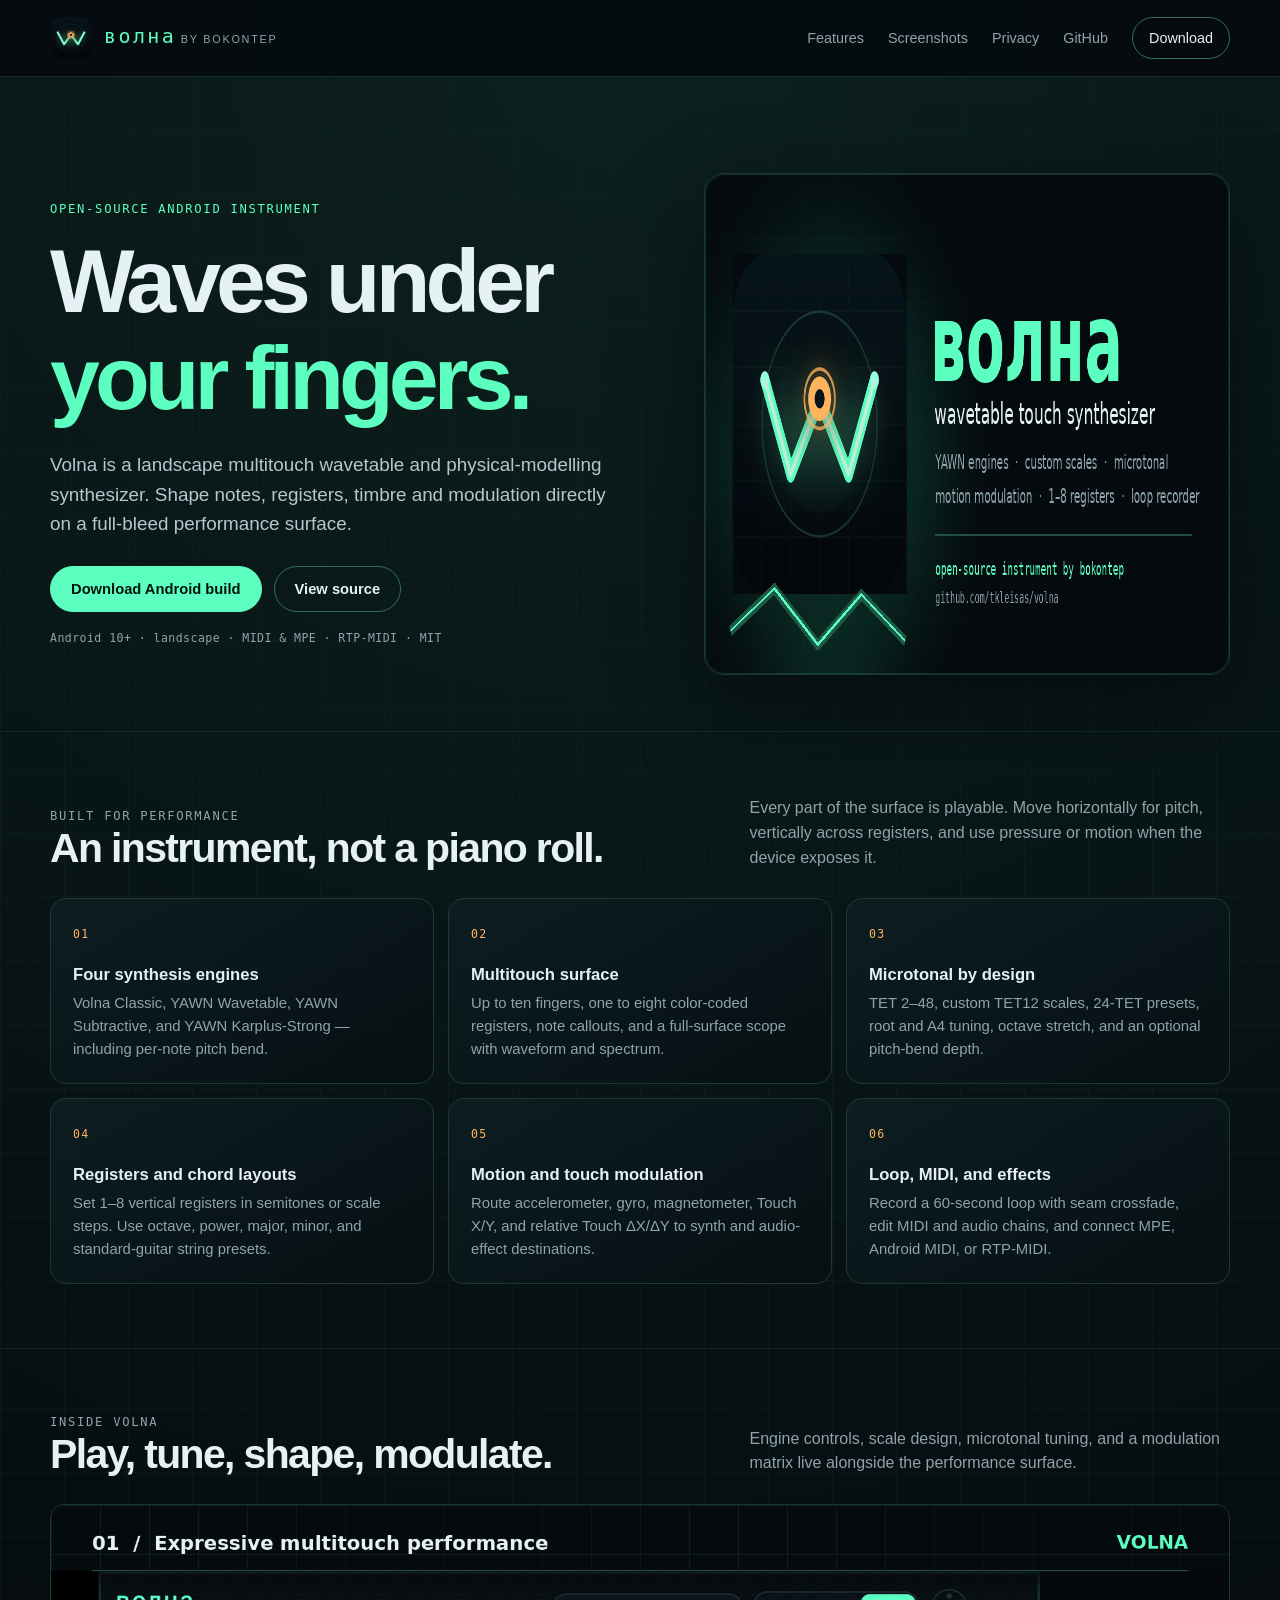
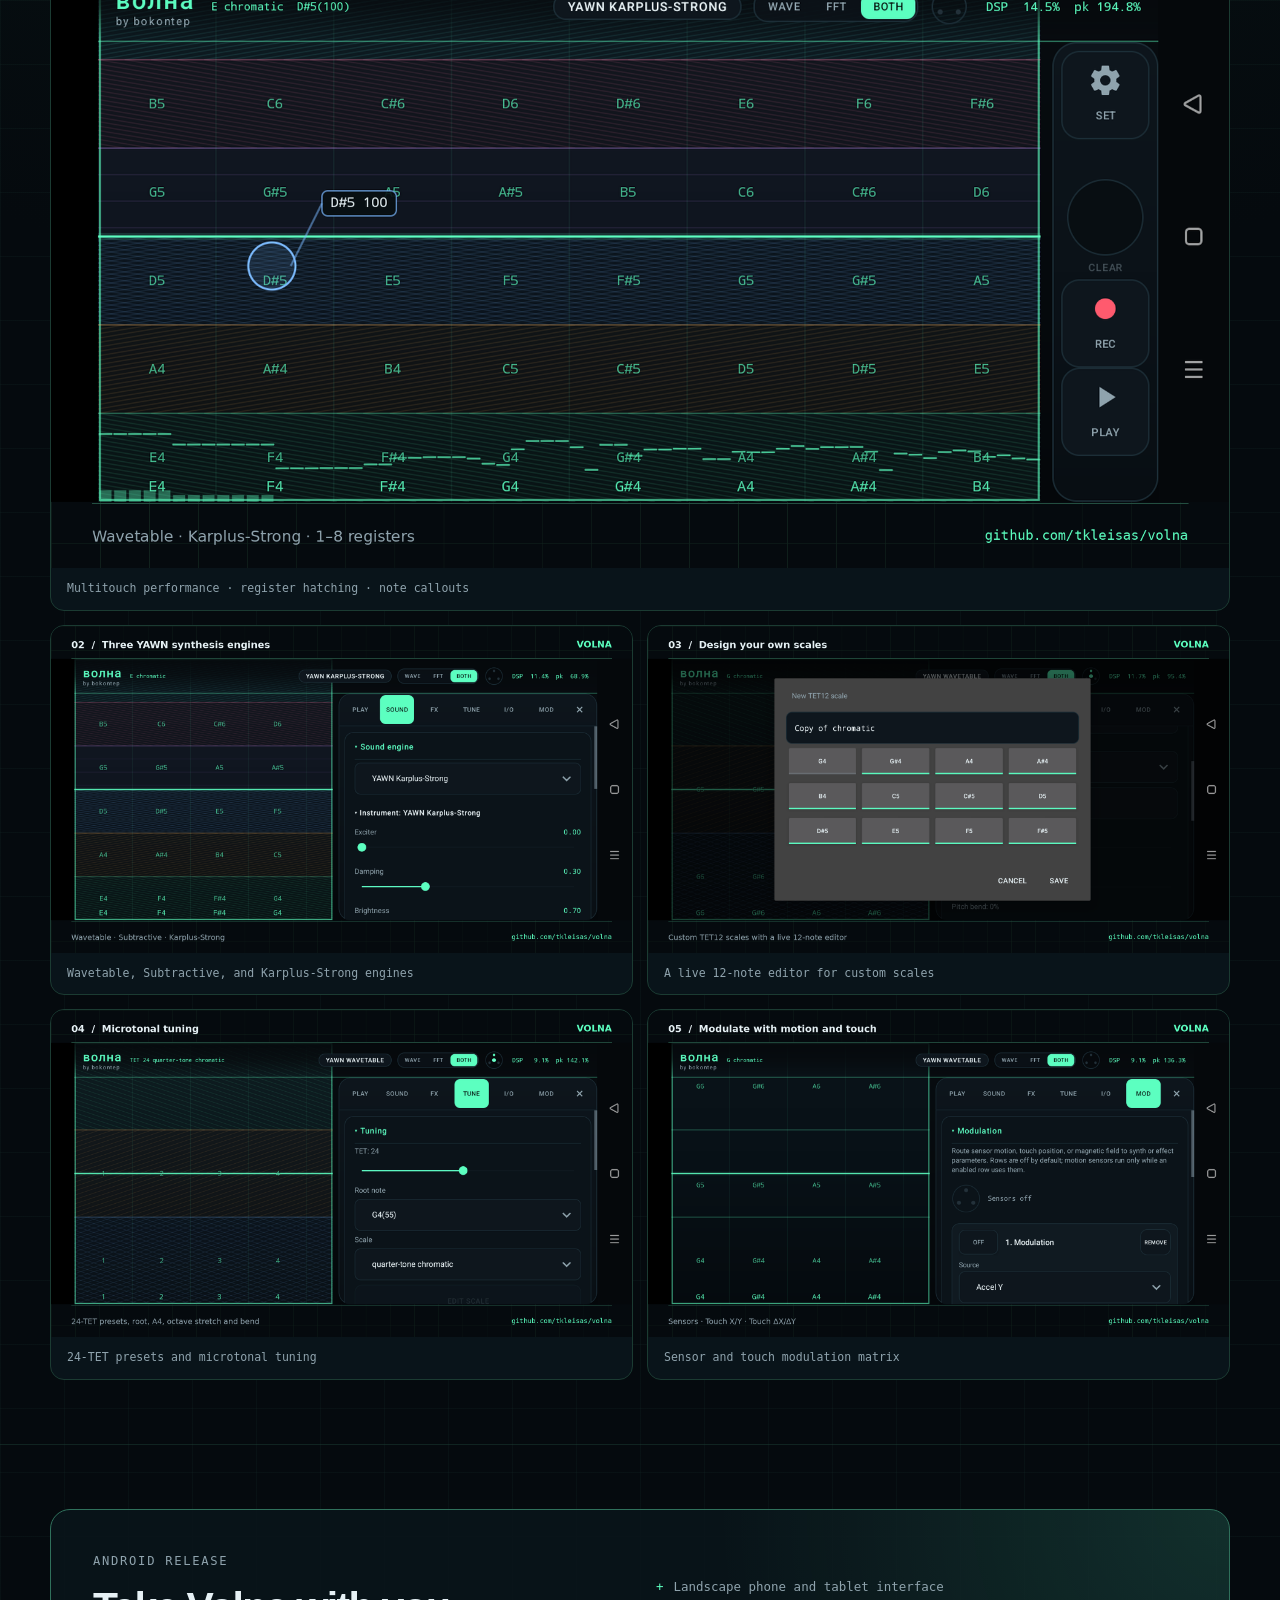
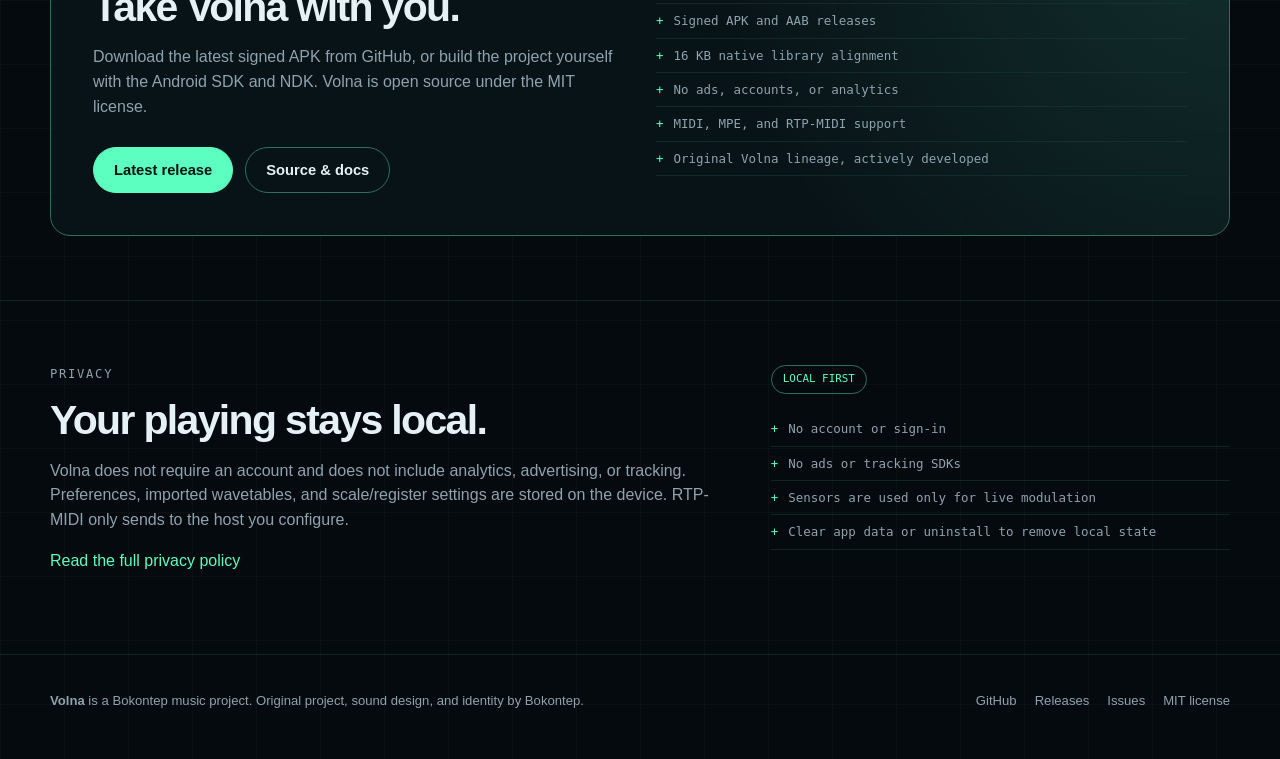
<file: docs/index.html>
<!doctype html>
<html lang="en">
<head>
  <meta charset="utf-8">
  <meta name="viewport" content="width=device-width, initial-scale=1">
  <title>Volna — wavetable touch synthesizer for Android</title>
  <meta name="description" content="Volna is a Bokontep music project: an open-source, multitouch wavetable and physical-modelling instrument for Android.">
  <meta name="theme-color" content="#050a0e">
  <meta property="og:title" content="Volna — wavetable touch synthesizer">
  <meta property="og:description" content="An expressive multitouch synth with YAWN engines, custom scales, 1–8 registers, motion modulation and a loop recorder.">
  <meta property="og:type" content="website">
  <meta property="og:image" content="https://tkleisas.github.io/volna/assets/feature-graphic.png">
  <meta name="twitter:card" content="summary_large_image">
  <link rel="icon" href="assets/icon.png">
  <link rel="stylesheet" href="styles.css">
</head>
<body>
  <header class="site-header">
    <div class="wrap nav">
      <a class="brand" href="./" aria-label="Volna home">
        <img src="assets/icon.png" alt="" width="42" height="42">
        <span>
          <span class="brand-word">волна</span>
          <span class="brand-by">by bokontep</span>
        </span>
      </a>
      <nav class="nav-links" aria-label="Main navigation">
        <a href="#features">Features</a>
        <a href="#screenshots">Screenshots</a>
        <a href="privacy.html">Privacy</a>
        <a href="https://github.com/tkleisas/volna">GitHub</a>
        <a class="nav-cta" href="https://github.com/tkleisas/volna/releases/latest">Download</a>
      </nav>
    </div>
  </header>

  <main>
    <section class="wrap hero">
      <div>
        <p class="eyebrow">Open-source Android instrument</p>
        <h1>Waves under<br><span>your fingers.</span></h1>
        <p class="lede">
          Volna is a landscape multitouch wavetable and physical-modelling
          synthesizer. Shape notes, registers, timbre and modulation directly
          on a full-bleed performance surface.
        </p>
        <div class="hero-actions">
          <a class="btn btn-primary" href="https://github.com/tkleisas/volna/releases/latest">Download Android build</a>
          <a class="btn" href="https://github.com/tkleisas/volna">View source</a>
        </div>
        <p class="meta">Android 10+ · landscape · MIDI &amp; MPE · RTP-MIDI · MIT</p>
      </div>
      <div class="hero-visual">
        <img src="assets/feature-graphic.png" alt="Volna neon wave icon and feature summary" width="1024" height="500">
      </div>
    </section>

    <section class="section" id="features">
      <div class="wrap">
        <div class="section-head">
          <div>
            <p class="eyebrow">Built for performance</p>
            <h2>An instrument, not a piano roll.</h2>
          </div>
          <p>
            Every part of the surface is playable. Move horizontally for pitch,
            vertically across registers, and use pressure or motion when the
            device exposes it.
          </p>
        </div>
        <div class="feature-grid">
          <article class="card">
            <span class="card-number">01</span>
            <h3>Four synthesis engines</h3>
            <p>Volna Classic, YAWN Wavetable, YAWN Subtractive, and YAWN Karplus-Strong — including per-note pitch bend.</p>
          </article>
          <article class="card">
            <span class="card-number">02</span>
            <h3>Multitouch surface</h3>
            <p>Up to ten fingers, one to eight color-coded registers, note callouts, and a full-surface scope with waveform and spectrum.</p>
          </article>
          <article class="card">
            <span class="card-number">03</span>
            <h3>Microtonal by design</h3>
            <p>TET 2–48, custom TET12 scales, 24-TET presets, root and A4 tuning, octave stretch, and an optional pitch-bend depth.</p>
          </article>
          <article class="card">
            <span class="card-number">04</span>
            <h3>Registers and chord layouts</h3>
            <p>Set 1–8 vertical registers in semitones or scale steps. Use octave, power, major, minor, and standard-guitar string presets.</p>
          </article>
          <article class="card">
            <span class="card-number">05</span>
            <h3>Motion and touch modulation</h3>
            <p>Route accelerometer, gyro, magnetometer, Touch X/Y, and relative Touch ΔX/ΔY to synth and audio-effect destinations.</p>
          </article>
          <article class="card">
            <span class="card-number">06</span>
            <h3>Loop, MIDI, and effects</h3>
            <p>Record a 60-second loop with seam crossfade, edit MIDI and audio chains, and connect MPE, Android MIDI, or RTP-MIDI.</p>
          </article>
        </div>
      </div>
    </section>

    <section class="section" id="screenshots">
      <div class="wrap">
        <div class="section-head">
          <div>
            <p class="eyebrow">Inside Volna</p>
            <h2>Play, tune, shape, modulate.</h2>
          </div>
          <p>Engine controls, scale design, microtonal tuning, and a modulation matrix live alongside the performance surface.</p>
        </div>
        <div class="gallery">
          <figure class="shot">
            <img loading="lazy" src="assets/screens/01-expressive-multitouch-performance.png" alt="Volna performance surface with a touch marker and register hatching" width="1920" height="1080">
            <figcaption>Multitouch performance · register hatching · note callouts</figcaption>
          </figure>
          <figure class="shot">
            <img loading="lazy" src="assets/screens/02-three-yawn-synthesis-engines.png" alt="YAWN Karplus-Strong engine controls" width="1920" height="1080">
            <figcaption>Wavetable, Subtractive, and Karplus-Strong engines</figcaption>
          </figure>
          <figure class="shot">
            <img loading="lazy" src="assets/screens/03-design-your-own-scales.png" alt="TET12 custom scale editor" width="1920" height="1080">
            <figcaption>A live 12-note editor for custom scales</figcaption>
          </figure>
          <figure class="shot">
            <img loading="lazy" src="assets/screens/04-microtonal-tuning.png" alt="24-TET microtonal scale selection" width="1920" height="1080">
            <figcaption>24-TET presets and microtonal tuning</figcaption>
          </figure>
          <figure class="shot">
            <img loading="lazy" src="assets/screens/05-modulate-with-motion-and-touch.png" alt="Volna modulation matrix with sensor and touch sources" width="1920" height="1080">
            <figcaption>Sensor and touch modulation matrix</figcaption>
          </figure>
        </div>
      </div>
    </section>

    <section class="section" id="download">
      <div class="wrap download">
        <div>
          <p class="eyebrow">Android release</p>
          <h2>Take Volna with you.</h2>
          <p>
            Download the latest signed APK from GitHub, or build the project
            yourself with the Android SDK and NDK. Volna is open source under
            the MIT license.
          </p>
          <div class="hero-actions">
            <a class="btn btn-primary" href="https://github.com/tkleisas/volna/releases/latest">Latest release</a>
            <a class="btn" href="https://github.com/tkleisas/volna">Source &amp; docs</a>
          </div>
        </div>
        <ul class="checks">
          <li>Landscape phone and tablet interface</li>
          <li>Signed APK and AAB releases</li>
          <li>16 KB native library alignment</li>
          <li>No ads, accounts, or analytics</li>
          <li>MIDI, MPE, and RTP-MIDI support</li>
          <li>Original Volna lineage, actively developed</li>
        </ul>
      </div>
    </section>

    <section class="section" id="privacy">
      <div class="wrap privacy">
        <div>
          <p class="eyebrow">Privacy</p>
          <h2>Your playing stays local.</h2>
          <p>
            Volna does not require an account and does not include analytics,
            advertising, or tracking. Preferences, imported wavetables, and
            scale/register settings are stored on the device. RTP-MIDI only
            sends to the host you configure.
          </p>
          <p><a href="privacy.html">Read the full privacy policy</a></p>
        </div>
        <div>
          <span class="pill">LOCAL FIRST</span>
          <ul class="checks">
            <li>No account or sign-in</li>
            <li>No ads or tracking SDKs</li>
            <li>Sensors are used only for live modulation</li>
            <li>Clear app data or uninstall to remove local state</li>
          </ul>
        </div>
      </div>
    </section>
  </main>

  <footer class="site-footer">
    <div class="wrap footer-row">
      <div>
        <strong>Volna</strong> is a Bokontep music project. Original project,
        sound design, and identity by Bokontep.
      </div>
      <div class="footer-links">
        <a href="https://github.com/tkleisas/volna">GitHub</a>
        <a href="https://github.com/tkleisas/volna/releases">Releases</a>
        <a href="https://github.com/tkleisas/volna/issues">Issues</a>
        <a href="https://github.com/tkleisas/volna/blob/master/LICENSE">MIT license</a>
      </div>
    </div>
  </footer>
</body>
</html>
</file>
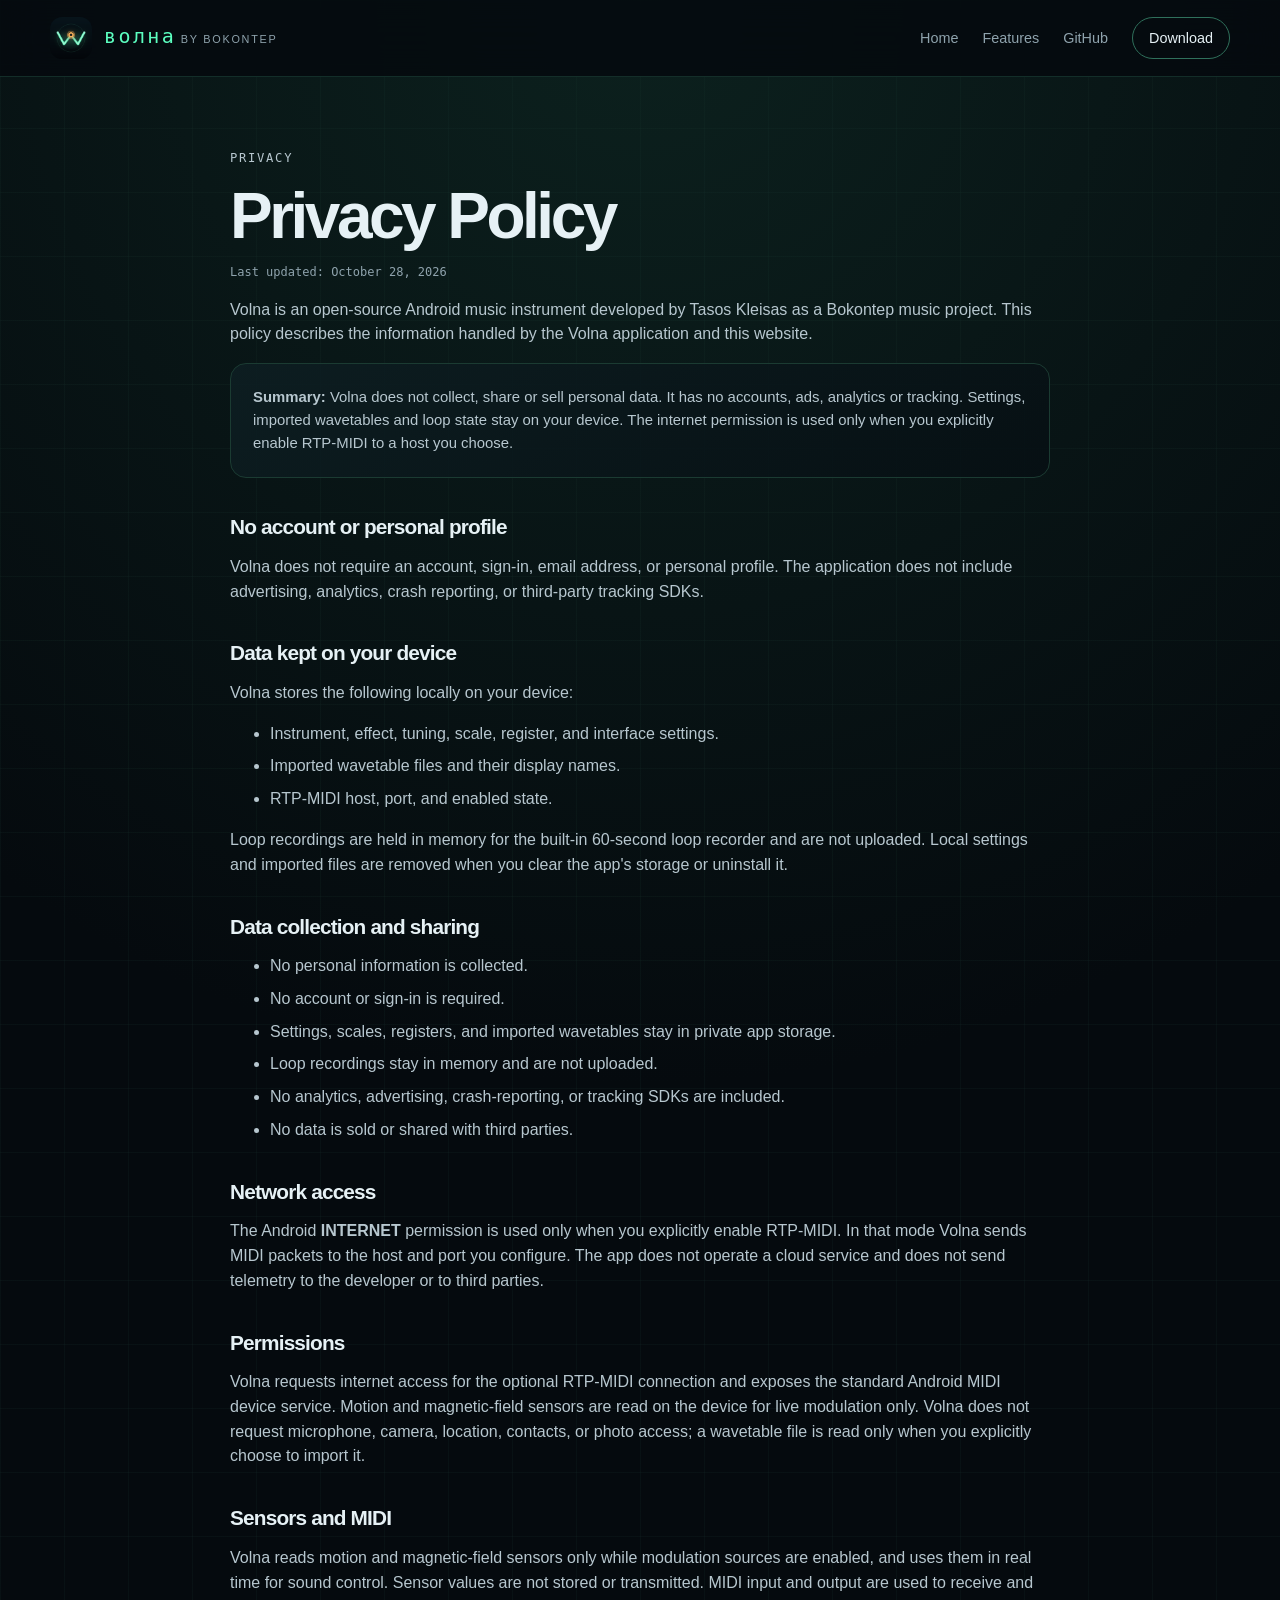
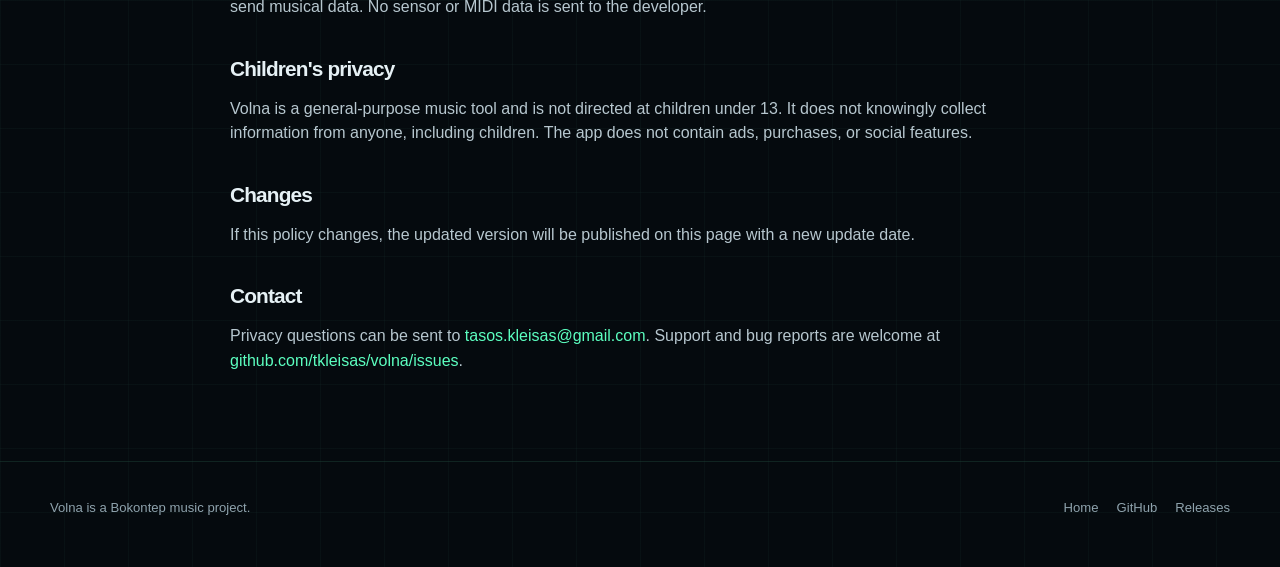
<file: docs/privacy.html>
<!doctype html>
<html lang="en">
<head>
  <meta charset="utf-8">
  <meta name="viewport" content="width=device-width, initial-scale=1">
  <title>Privacy Policy — Volna</title>
  <meta name="description" content="Volna privacy policy: local-first processing, no analytics, no ads, no account.">
  <meta name="theme-color" content="#050a0e">
  <link rel="icon" href="assets/icon.png">
  <link rel="stylesheet" href="styles.css">
</head>
<body>
  <header class="site-header">
    <div class="wrap nav">
      <a class="brand" href="./" aria-label="Volna home">
        <img src="assets/icon.png" alt="" width="42" height="42">
        <span>
          <span class="brand-word">волна</span>
          <span class="brand-by">by bokontep</span>
        </span>
      </a>
      <nav class="nav-links" aria-label="Main navigation">
        <a href="index.html">Home</a>
        <a href="index.html#features">Features</a>
        <a href="https://github.com/tkleisas/volna">GitHub</a>
        <a class="nav-cta" href="https://github.com/tkleisas/volna/releases/latest">Download</a>
      </nav>
    </div>
  </header>

  <main class="wrap legal">
    <p class="eyebrow">Privacy</p>
    <h1>Privacy Policy</h1>
    <p class="updated">Last updated: October 28, 2026</p>

    <p>
      Volna is an open-source Android music instrument developed by Tasos
      Kleisas as a Bokontep music project. This policy describes the information
      handled by the Volna application and this website.
    </p>

    <div class="card">
      <p><strong>Summary:</strong> Volna does not collect, share or sell
      personal data. It has no accounts, ads, analytics or tracking. Settings,
      imported wavetables and loop state stay on your device. The internet
      permission is used only when you explicitly enable RTP-MIDI to a host you
      choose.</p>
    </div>

    <h2>No account or personal profile</h2>
    <p>
      Volna does not require an account, sign-in, email address, or personal
      profile. The application does not include advertising, analytics, crash
      reporting, or third-party tracking SDKs.
    </p>

    <h2>Data kept on your device</h2>
    <p>Volna stores the following locally on your device:</p>
    <ul>
      <li>Instrument, effect, tuning, scale, register, and interface settings.</li>
      <li>Imported wavetable files and their display names.</li>
      <li>RTP-MIDI host, port, and enabled state.</li>
    </ul>
    <p>
      Loop recordings are held in memory for the built-in 60-second loop
      recorder and are not uploaded. Local settings and imported files are
      removed when you clear the app's storage or uninstall it.
    </p>

    <h2>Data collection and sharing</h2>
    <ul>
      <li>No personal information is collected.</li>
      <li>No account or sign-in is required.</li>
      <li>Settings, scales, registers, and imported wavetables stay in private app storage.</li>
      <li>Loop recordings stay in memory and are not uploaded.</li>
      <li>No analytics, advertising, crash-reporting, or tracking SDKs are included.</li>
      <li>No data is sold or shared with third parties.</li>
    </ul>

    <h2>Network access</h2>
    <p>
      The Android <strong>INTERNET</strong> permission is used only when you
      explicitly enable RTP-MIDI. In that mode Volna sends MIDI packets to the
      host and port you configure. The app does not operate a cloud service and
      does not send telemetry to the developer or to third parties.
    </p>

    <h2>Permissions</h2>
    <p>
      Volna requests internet access for the optional RTP-MIDI connection and
      exposes the standard Android MIDI device service. Motion and
      magnetic-field sensors are read on the device for live modulation only.
      Volna does not request microphone, camera, location, contacts, or photo
      access; a wavetable file is read only when you explicitly choose to
      import it.
    </p>

    <h2>Sensors and MIDI</h2>
    <p>
      Volna reads motion and magnetic-field sensors only while modulation
      sources are enabled, and uses them in real time for sound control. Sensor
      values are not stored or transmitted. MIDI input and output are used to
      receive and send musical data. No sensor or MIDI data is sent to the
      developer.
    </p>

    <h2>Children's privacy</h2>
    <p>
      Volna is a general-purpose music tool and is not directed at children
      under 13. It does not knowingly collect information from anyone, including
      children. The app does not contain ads, purchases, or social features.
    </p>

    <h2>Changes</h2>
    <p>
      If this policy changes, the updated version will be published on this
      page with a new update date.
    </p>

    <h2>Contact</h2>
    <p>
      Privacy questions can be sent to
      <a href="mailto:tasos.kleisas@gmail.com">tasos.kleisas@gmail.com</a>.
      Support and bug reports are welcome at
      <a href="https://github.com/tkleisas/volna/issues">github.com/tkleisas/volna/issues</a>.
    </p>
  </main>

  <footer class="site-footer">
    <div class="wrap footer-row">
      <div>Volna is a Bokontep music project.</div>
      <div class="footer-links">
        <a href="index.html">Home</a>
        <a href="https://github.com/tkleisas/volna">GitHub</a>
        <a href="https://github.com/tkleisas/volna/releases">Releases</a>
      </div>
    </div>
  </footer>
</body>
</html>
</file>
<file: docs/styles.css>
:root {
  --bg: #050a0e;
  --bg-raised: #09141a;
  --bg-card: rgba(13, 30, 34, 0.82);
  --line: #1b3b32;
  --line-bright: #2f705b;
  --text: #e6f1f5;
  --muted: #8fa3ad;
  --accent: #5cffc0;
  --accent-dim: #38b98b;
  --amber: #ffb35c;
  --danger: #ff5a6e;
  --mono: "DejaVu Sans Mono", "SFMono-Regular", Consolas, monospace;
  --sans: "Inter", "Segoe UI", Roboto, Helvetica, Arial, sans-serif;
  color-scheme: dark;
}

* {
  box-sizing: border-box;
}

html {
  scroll-behavior: smooth;
}

body {
  margin: 0;
  background:
    linear-gradient(rgba(27, 59, 50, 0.16) 1px, transparent 1px),
    linear-gradient(90deg, rgba(27, 59, 50, 0.16) 1px, transparent 1px),
    radial-gradient(circle at 50% 0%, #0c211e 0, var(--bg) 48%);
  background-size: 64px 64px, 64px 64px, auto;
  color: var(--text);
  font-family: var(--sans);
  line-height: 1.55;
}

a {
  color: var(--accent);
  text-decoration: none;
}

a:hover {
  color: #b9ffe1;
}

img {
  max-width: 100%;
  display: block;
}

.wrap {
  width: min(1180px, calc(100% - 40px));
  margin: 0 auto;
}

.site-header {
  position: sticky;
  top: 0;
  z-index: 20;
  border-bottom: 1px solid rgba(47, 112, 91, 0.35);
  background: rgba(5, 10, 14, 0.86);
  backdrop-filter: blur(18px);
}

.nav {
  min-height: 76px;
  display: flex;
  align-items: center;
  justify-content: space-between;
  gap: 24px;
}

.brand {
  display: flex;
  align-items: center;
  gap: 12px;
  color: var(--text);
}

.brand img {
  width: 42px;
  height: 42px;
  border-radius: 12px;
}

.brand-word {
  font-family: var(--mono);
  font-size: 1.25rem;
  letter-spacing: 0.12em;
  color: var(--accent);
  line-height: 1;
}

.brand-by {
  color: var(--muted);
  font-size: 0.68rem;
  letter-spacing: 0.16em;
  text-transform: uppercase;
}

.nav-links {
  display: flex;
  align-items: center;
  gap: 24px;
  font-size: 0.9rem;
  color: var(--muted);
}

.nav-links a {
  color: var(--muted);
}

.nav-links a:hover {
  color: var(--text);
}

.nav-cta {
  border: 1px solid var(--line-bright);
  border-radius: 999px;
  padding: 9px 16px;
  color: var(--text) !important;
}

.nav-cta:hover {
  border-color: var(--accent);
  background: rgba(92, 255, 192, 0.08);
}

.hero {
  padding: clamp(48px, 8vw, 96px) 0 56px;
  display: grid;
  grid-template-columns: 1.05fr 0.95fr;
  gap: clamp(32px, 6vw, 72px);
  align-items: center;
}

.eyebrow {
  margin: 0 0 14px;
  color: var(--accent);
  font-family: var(--mono);
  font-size: 0.76rem;
  letter-spacing: 0.14em;
  text-transform: uppercase;
}

h1,
h2,
h3 {
  line-height: 1.08;
  margin: 0;
}

h1 {
  margin: 0;
  font-size: clamp(2.8rem, 7vw, 6rem);
  letter-spacing: -0.055em;
  font-weight: 750;
}

h1 span {
  color: var(--accent);
}

.lede {
  max-width: 54ch;
  margin: 24px 0 0;
  color: #b7c7cf;
  font-size: clamp(1rem, 1.6vw, 1.18rem);
}

.hero-actions {
  display: flex;
  flex-wrap: wrap;
  gap: 12px;
  margin-top: 28px;
}

.btn {
  display: inline-flex;
  align-items: center;
  justify-content: center;
  min-height: 46px;
  padding: 0 20px;
  border-radius: 999px;
  border: 1px solid var(--line-bright);
  color: var(--text);
  font-weight: 650;
  font-size: 0.92rem;
}

.btn:hover {
  color: var(--text);
  border-color: var(--accent);
  background: rgba(92, 255, 192, 0.08);
}

.btn-primary {
  border-color: var(--accent);
  background: var(--accent);
  color: #03120d;
}

.btn-primary:hover {
  background: #9cffe0;
  color: #03120d;
}

.meta {
  margin: 18px 0 0;
  color: var(--muted);
  font-family: var(--mono);
  font-size: 0.72rem;
  letter-spacing: 0.04em;
}

.hero-visual {
  position: relative;
  border: 1px solid var(--line);
  border-radius: 20px;
  overflow: hidden;
  box-shadow: 0 30px 90px rgba(0, 0, 0, 0.45);
}

.hero-visual::after {
  content: "";
  position: absolute;
  inset: 0;
  pointer-events: none;
  border-radius: inherit;
  box-shadow: inset 0 0 0 1px rgba(92, 255, 192, 0.12);
}

.section {
  padding: 64px 0;
  border-top: 1px solid rgba(27, 59, 50, 0.55);
}

.section-head {
  display: flex;
  align-items: end;
  justify-content: space-between;
  gap: 24px;
  margin-bottom: 28px;
}

.section-head p {
  max-width: 54ch;
  margin: 0;
  color: var(--muted);
}

h2 {
  margin: 0;
  font-size: clamp(1.8rem, 3.2vw, 2.6rem);
  letter-spacing: -0.04em;
}

.feature-grid {
  display: grid;
  grid-template-columns: repeat(3, minmax(0, 1fr));
  gap: 14px;
}

.card {
  border: 1px solid var(--line);
  border-radius: 16px;
  padding: 22px;
  background: linear-gradient(150deg, rgba(13, 30, 34, 0.9), rgba(6, 15, 19, 0.9));
}

.card-number {
  color: var(--amber);
  font-family: var(--mono);
  font-size: 0.72rem;
  letter-spacing: 0.12em;
}

.card h3 {
  margin: 20px 0 8px;
  font-size: 1.04rem;
}

.card p {
  margin: 0;
  color: var(--muted);
  font-size: 0.93rem;
}

.gallery {
  display: grid;
  grid-template-columns: repeat(2, minmax(0, 1fr));
  gap: 14px;
}

.shot {
  margin: 0;
  border: 1px solid var(--line);
  border-radius: 14px;
  overflow: hidden;
  background: var(--bg-raised);
}

.shot img {
  width: 100%;
  height: auto;
}

.shot figcaption {
  padding: 12px 16px;
  color: var(--muted);
  font-family: var(--mono);
  font-size: 0.72rem;
}

.shot:first-child {
  grid-column: 1 / -1;
}

.download {
  display: grid;
  grid-template-columns: 1fr 1fr;
  gap: 32px;
  align-items: start;
  border: 1px solid var(--line-bright);
  border-radius: 20px;
  padding: clamp(24px, 4vw, 42px);
  background:
    radial-gradient(circle at 100% 0%, rgba(92, 255, 192, 0.12), transparent 42%),
    rgba(9, 20, 26, 0.9);
}

.download p {
  color: var(--muted);
}

.download h2 {
  margin-bottom: 12px;
}

.checks {
  margin: 18px 0 0;
  padding: 0;
  list-style: none;
  color: var(--muted);
  font-family: var(--mono);
  font-size: 0.78rem;
}

.checks li {
  padding: 7px 0;
  border-bottom: 1px solid rgba(27, 59, 50, 0.55);
}

.checks li::before {
  content: "+";
  color: var(--accent);
  margin-right: 10px;
}

.privacy {
  display: grid;
  grid-template-columns: 1.2fr 0.8fr;
  gap: 32px;
}

.privacy p,
.privacy li {
  color: var(--muted);
}

.pill {
  display: inline-block;
  border: 1px solid var(--line-bright);
  border-radius: 999px;
  padding: 5px 11px;
  color: var(--accent);
  font-family: var(--mono);
  font-size: 0.68rem;
}

.site-footer {
  padding: 36px 0 48px;
  border-top: 1px solid rgba(27, 59, 50, 0.55);
  color: var(--muted);
  font-size: 0.82rem;
}

.footer-row {
  display: flex;
  justify-content: space-between;
  gap: 20px;
  flex-wrap: wrap;
}

.footer-links {
  display: flex;
  gap: 18px;
  flex-wrap: wrap;
}

.footer-links a {
  color: var(--muted);
}

.footer-links a:hover {
  color: var(--accent);
}

.legal {
  max-width: 820px;
  padding: 72px 0;
}

.legal h1 {
  font-size: clamp(2.3rem, 5vw, 4rem);
  margin-bottom: 12px;
}

.legal h2 {
  font-size: 1.3rem;
  margin-top: 38px;
  margin-bottom: 10px;
}

.legal p,
.legal li {
  color: #b7c7cf;
}

.legal li {
  margin: 8px 0;
}

.legal .updated {
  color: var(--muted);
  font-family: var(--mono);
  font-size: 0.75rem;
}

@media (max-width: 900px) {
  .hero,
  .download,
  .privacy {
    grid-template-columns: 1fr;
  }

  .feature-grid {
    grid-template-columns: repeat(2, minmax(0, 1fr));
  }

  .hero-visual {
    max-width: 720px;
  }
}

@media (max-width: 640px) {
  .wrap {
    width: min(100% - 28px, 1180px);
  }

  .nav {
    min-height: 64px;
  }

  .nav-links a:not(.nav-cta) {
    display: none;
  }

  .brand img {
    width: 36px;
    height: 36px;
  }

  .feature-grid,
  .gallery {
    grid-template-columns: 1fr;
  }

  .shot:first-child {
    grid-column: auto;
  }

  .section {
    padding: 48px 0;
  }

  .section-head {
    display: block;
  }

  .section-head p {
    margin-top: 10px;
  }
}

@media (prefers-reduced-motion: reduce) {
  html {
    scroll-behavior: auto;
  }
}
</file>
